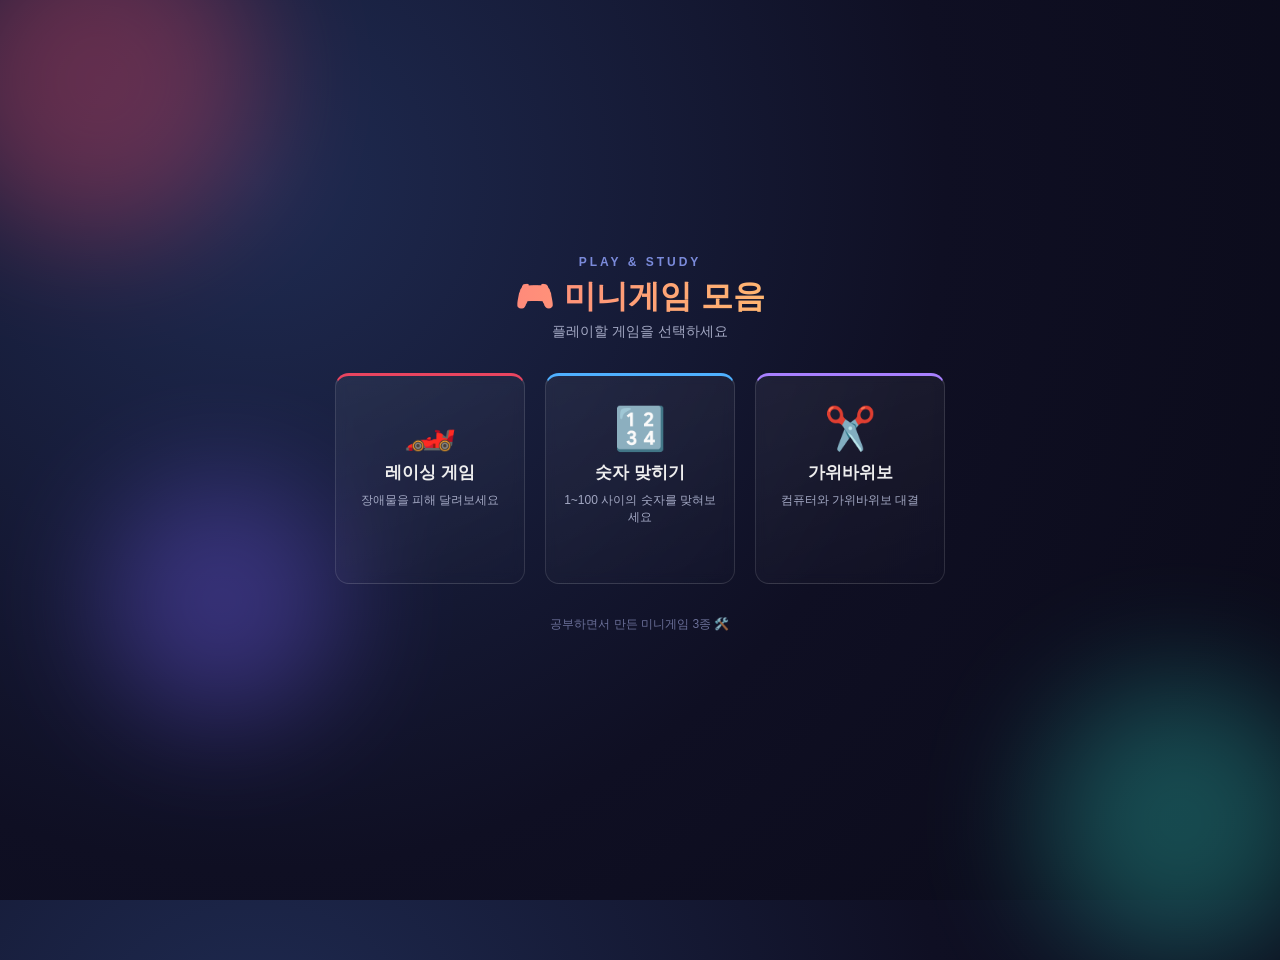
<file: index.html>
<!DOCTYPE html>
<html lang="ko">
<head>
  <meta charset="UTF-8" />
  <title>미니게임 모음</title>
  <link rel="stylesheet" href="style.css" />
</head>
<body>
  <div class="bg-blob blob-a"></div>
  <div class="bg-blob blob-b"></div>
  <div class="bg-blob blob-c"></div>

  <div class="menu-wrap">
    <p class="eyebrow">PLAY &amp; STUDY</p>
    <h1>🎮 미니게임 모음</h1>
    <p class="subtitle">플레이할 게임을 선택하세요</p>

    <div class="card-list">
      <a class="card accent-racing" href="racing_game/index.html">
        <span class="icon">🏎️</span>
        <span class="title">레이싱 게임</span>
        <span class="desc">장애물을 피해 달려보세요</span>
        <span class="play">플레이 →</span>
      </a>
      <a class="card accent-number" href="number_game/index.html">
        <span class="icon">🔢</span>
        <span class="title">숫자 맞히기</span>
        <span class="desc">1~100 사이의 숫자를 맞혀보세요</span>
        <span class="play">플레이 →</span>
      </a>
      <a class="card accent-rps" href="rps_game/index.html">
        <span class="icon">✂️</span>
        <span class="title">가위바위보</span>
        <span class="desc">컴퓨터와 가위바위보 대결</span>
        <span class="play">플레이 →</span>
      </a>
    </div>

    <p class="footer">공부하면서 만든 미니게임 3종 🛠️</p>
  </div>
</body>
</html>
</file>
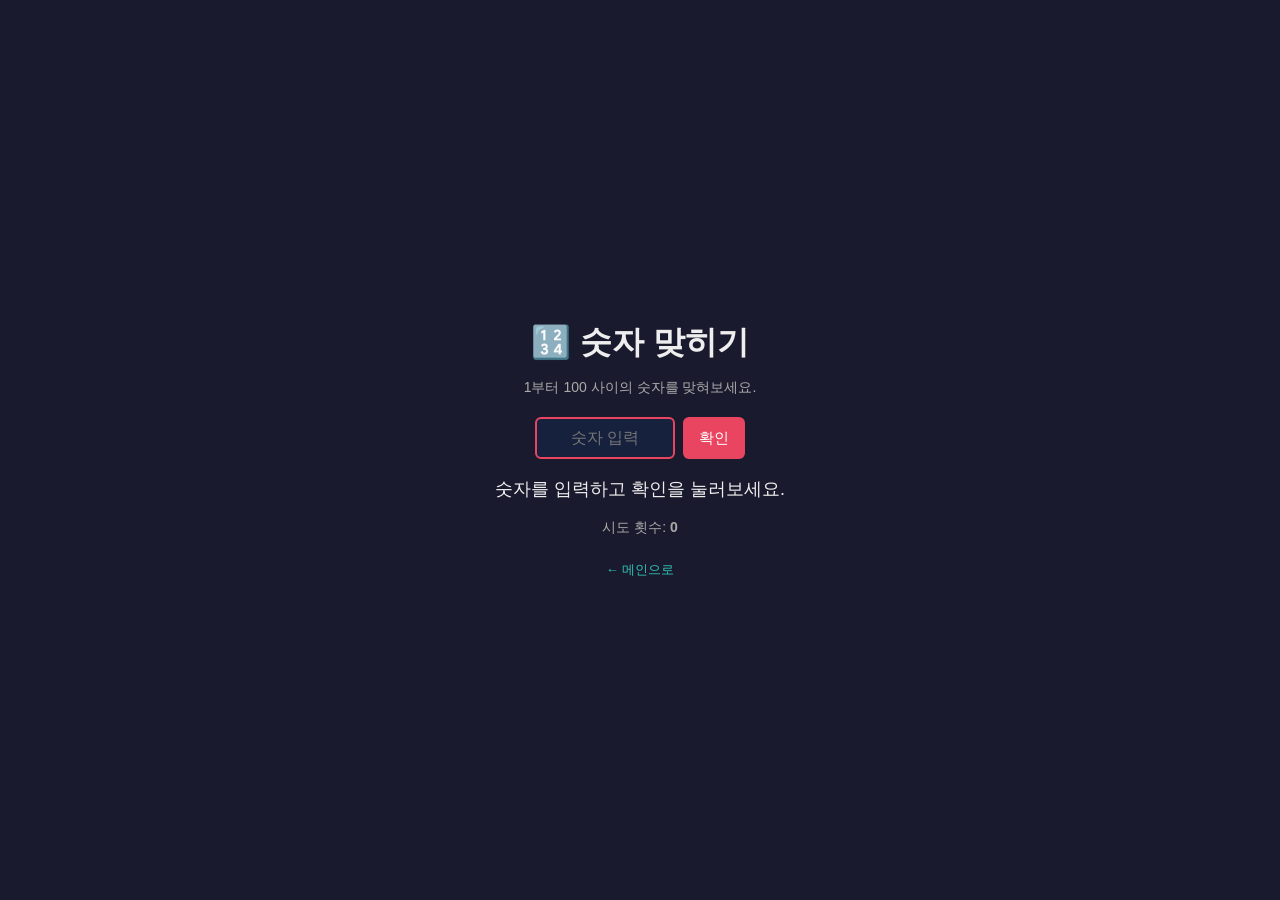
<file: number_game/index.html>
<!DOCTYPE html>
<html lang="ko">
<head>
  <meta charset="UTF-8" />
  <title>숫자 맞히기 게임</title>
  <link rel="stylesheet" href="style.css" />
</head>
<body>
  <div class="game-wrap">
    <h1>🔢 숫자 맞히기</h1>
    <p class="hint">1부터 100 사이의 숫자를 맞혀보세요.</p>
    <div class="input-row">
      <input type="text" id="guessInput" placeholder="숫자 입력" autofocus />
      <button id="guessBtn">확인</button>
    </div>
    <p id="message" class="message">숫자를 입력하고 확인을 눌러보세요.</p>
    <p class="tries">시도 횟수: <b id="tries">0</b></p>
    <button id="restartBtn" class="hidden">다시 시작</button>
    <a class="back-link" href="../index.html">← 메인으로</a>
  </div>
  <script src="script.js"></script>
</body>
</html>
</file>
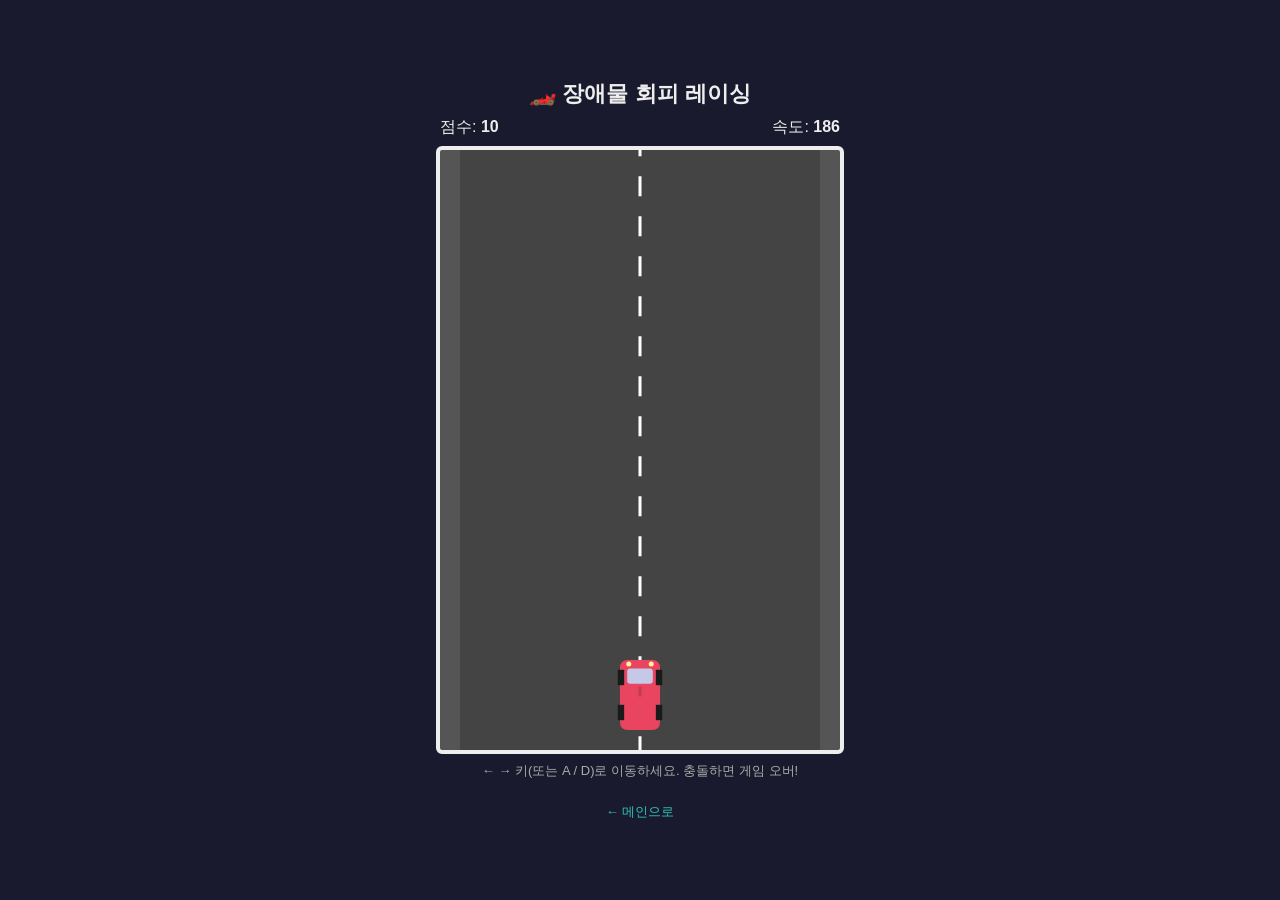
<file: racing_game/index.html>
<!DOCTYPE html>
<html lang="ko">
<head>
  <meta charset="UTF-8" />
  <title>장애물 회피 레이싱 게임</title>
  <link rel="stylesheet" href="style.css" />
</head>
<body>
  <div class="game-wrap">
    <h1>🏎️ 장애물 회피 레이싱</h1>
    <div class="hud">
      <span>점수: <b id="score">0</b></span>
      <span>속도: <b id="speed">0</b></span>
    </div>
    <canvas id="gameCanvas" width="400" height="600"></canvas>
    <p class="hint">← → 키(또는 A / D)로 이동하세요. 충돌하면 게임 오버!</p>
    <a class="back-link" href="../index.html">← 메인으로</a>
    <div id="overlay" class="overlay hidden">
      <p id="overlayText">게임 오버</p>
      <button id="restartBtn">다시 시작 (Space)</button>
    </div>
  </div>
  <script src="script.js"></script>
</body>
</html>
</file>
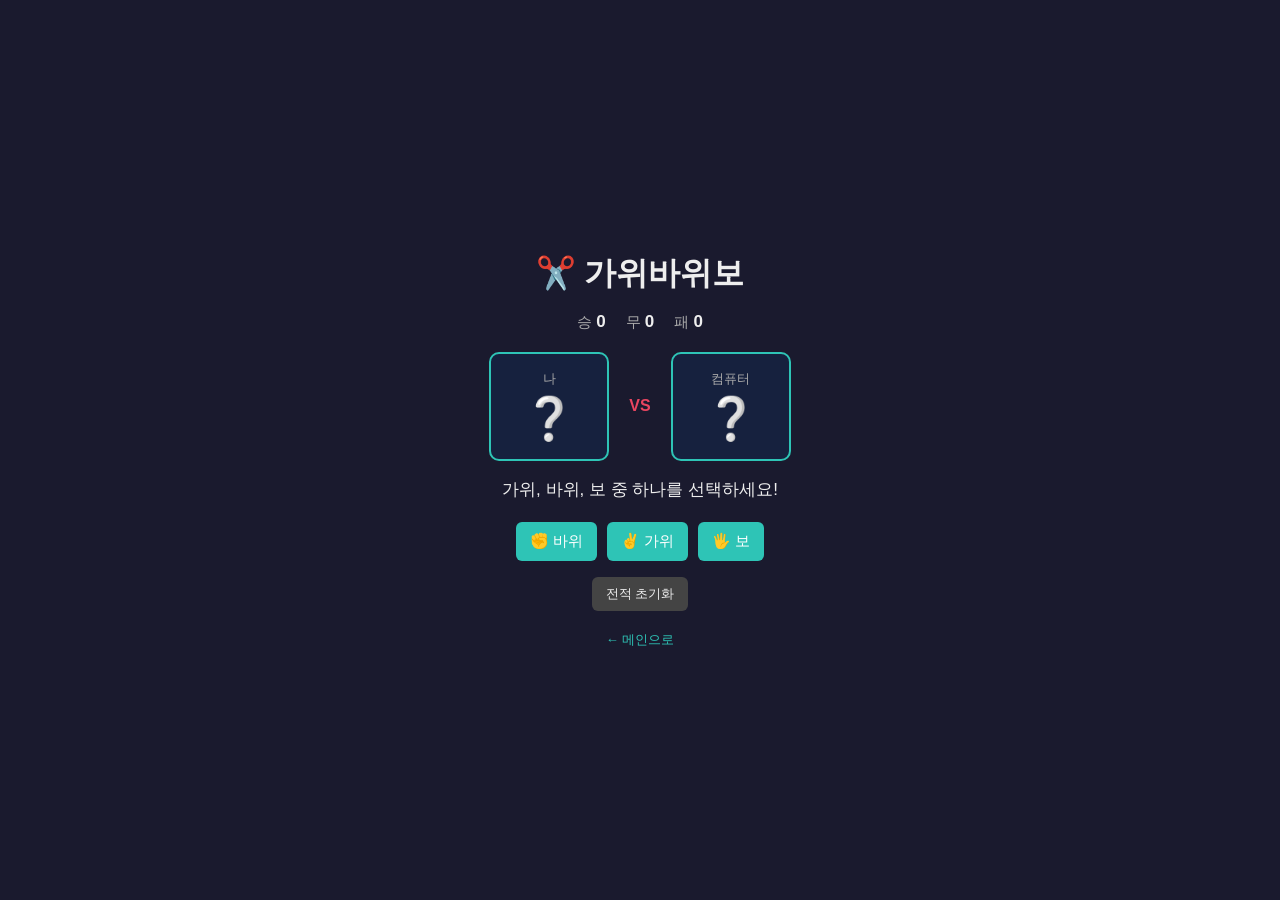
<file: rps_game/index.html>
<!DOCTYPE html>
<html lang="ko">
<head>
  <meta charset="UTF-8" />
  <title>가위바위보 게임</title>
  <link rel="stylesheet" href="style.css" />
</head>
<body>
  <div class="game-wrap">
    <h1>✂️ 가위바위보</h1>

    <div class="score-row">
      <span>승 <b id="winCount">0</b></span>
      <span>무 <b id="drawCount">0</b></span>
      <span>패 <b id="loseCount">0</b></span>
    </div>

    <div class="battle-row">
      <div class="battle-box">
        <span class="label">나</span>
        <span id="playerHand" class="hand">❔</span>
      </div>
      <span class="vs">VS</span>
      <div class="battle-box">
        <span class="label">컴퓨터</span>
        <span id="computerHand" class="hand">❔</span>
      </div>
    </div>

    <p id="resultMessage" class="result-message">가위, 바위, 보 중 하나를 선택하세요!</p>

    <div class="choice-row">
      <button class="choice-btn" data-choice="rock">✊ 바위</button>
      <button class="choice-btn" data-choice="scissors">✌️ 가위</button>
      <button class="choice-btn" data-choice="paper">🖐️ 보</button>
    </div>

    <button id="resetBtn">전적 초기화</button>
    <a class="back-link" href="../index.html">← 메인으로</a>
  </div>
  <script src="script.js"></script>
</body>
</html>
</file>
<file: style.css>
* {
  box-sizing: border-box;
}

body {
  margin: 0;
  min-height: 100vh;
  display: flex;
  align-items: center;
  justify-content: center;
  background: radial-gradient(circle at 20% 20%, #1f2b52 0%, #0f0f23 55%, #0a0a18 100%);
  color: #eee;
  font-family: "Segoe UI", sans-serif;
  overflow: hidden;
  position: relative;
}

/* 배경에 은은하게 떠다니는 그라데이션 블롭 */
.bg-blob {
  position: absolute;
  border-radius: 50%;
  filter: blur(60px);
  opacity: 0.35;
  z-index: 0;
  animation: float 12s ease-in-out infinite;
}

.blob-a {
  width: 320px;
  height: 320px;
  top: -80px;
  left: -60px;
  background: #e94560;
  animation-delay: 0s;
}

.blob-b {
  width: 280px;
  height: 280px;
  bottom: -60px;
  right: -40px;
  background: #2ec4b6;
  animation-delay: 2s;
}

.blob-c {
  width: 240px;
  height: 240px;
  bottom: 20%;
  left: 8%;
  background: #7b61ff;
  animation-delay: 4s;
}

@keyframes float {
  0%, 100% {
    transform: translate(0, 0) scale(1);
  }
  50% {
    transform: translate(20px, -30px) scale(1.08);
  }
}

.menu-wrap {
  position: relative;
  z-index: 1;
  text-align: center;
  padding: 20px;
}

.eyebrow {
  margin: 0 0 6px;
  font-size: 12px;
  letter-spacing: 3px;
  color: #7b8bdb;
  font-weight: 600;
}

h1 {
  margin: 0 0 4px;
  font-size: 32px;
  background: linear-gradient(90deg, #ff6b81, #ffd56b);
  -webkit-background-clip: text;
  background-clip: text;
  color: transparent;
}

.subtitle {
  margin: 0 0 32px;
  color: #a3a8c3;
  font-size: 14px;
}

.card-list {
  display: flex;
  gap: 20px;
  flex-wrap: wrap;
  justify-content: center;
}

.card {
  --accent: #2ec4b6;
  width: 190px;
  padding: 28px 18px;
  background: linear-gradient(160deg, rgba(255, 255, 255, 0.06), rgba(255, 255, 255, 0.01));
  backdrop-filter: blur(6px);
  border: 1px solid rgba(255, 255, 255, 0.12);
  border-top: 3px solid var(--accent);
  border-radius: 14px;
  text-decoration: none;
  color: #eee;
  display: flex;
  flex-direction: column;
  align-items: center;
  gap: 8px;
  transition: transform 0.2s ease, box-shadow 0.2s ease, border-color 0.2s ease;
  animation: fadeInUp 0.5s ease both;
}

.card:nth-child(1) { animation-delay: 0.05s; }
.card:nth-child(2) { animation-delay: 0.15s; }
.card:nth-child(3) { animation-delay: 0.25s; }

@keyframes fadeInUp {
  from {
    opacity: 0;
    transform: translateY(16px);
  }
  to {
    opacity: 1;
    transform: translateY(0);
  }
}

.card:hover {
  transform: translateY(-8px) scale(1.03);
  box-shadow: 0 12px 28px -8px var(--accent);
  border-color: var(--accent);
}

.card.accent-racing { --accent: #e94560; }
.card.accent-number { --accent: #4fb0ff; }
.card.accent-rps { --accent: #a880ff; }

.card .icon {
  font-size: 42px;
  transition: transform 0.2s ease;
}

.card:hover .icon {
  transform: scale(1.15) rotate(-4deg);
}

.card .title {
  font-size: 17px;
  font-weight: bold;
}

.card .desc {
  font-size: 12px;
  color: #a3a8c3;
  min-height: 32px;
}

.card .play {
  margin-top: 4px;
  font-size: 12px;
  font-weight: 600;
  color: var(--accent);
  opacity: 0;
  transform: translateY(4px);
  transition: opacity 0.2s ease, transform 0.2s ease;
}

.card:hover .play {
  opacity: 1;
  transform: translateY(0);
}

.footer {
  margin-top: 32px;
  font-size: 12px;
  color: #6b7099;
}
</file>
<file: number_game/style.css>
* {
  box-sizing: border-box;
}

body {
  margin: 0;
  min-height: 100vh;
  display: flex;
  align-items: center;
  justify-content: center;
  background: #1a1a2e;
  color: #eee;
  font-family: "Segoe UI", sans-serif;
}

.game-wrap {
  text-align: center;
  width: 360px;
}

h1 {
  margin: 0 0 8px;
}

.hint {
  color: #aaa;
  font-size: 14px;
  margin-bottom: 20px;
}

.input-row {
  display: flex;
  gap: 8px;
  justify-content: center;
  margin-bottom: 16px;
}

#guessInput {
  width: 140px;
  padding: 10px;
  font-size: 16px;
  border: 2px solid #2ec4b6;
  border-radius: 6px;
  background: #16213e;
  color: #eee;
  text-align: center;
}

#guessInput:focus {
  outline: none;
  border-color: #e94560;
}

button {
  padding: 10px 16px;
  font-size: 15px;
  border: none;
  border-radius: 6px;
  background: #e94560;
  color: #fff;
  cursor: pointer;
}

button:hover {
  background: #ff5b7a;
}

.message {
  font-size: 18px;
  min-height: 28px;
  margin-bottom: 8px;
}

.tries {
  color: #aaa;
  font-size: 14px;
  margin-bottom: 16px;
}

#restartBtn {
  margin-bottom: 16px;
}

.hidden {
  display: none;
}

.back-link {
  display: inline-block;
  margin-top: 8px;
  color: #2ec4b6;
  text-decoration: none;
  font-size: 13px;
}

.back-link:hover {
  text-decoration: underline;
}
</file>
<file: racing_game/style.css>
* {
  box-sizing: border-box;
}

body {
  margin: 0;
  min-height: 100vh;
  display: flex;
  align-items: center;
  justify-content: center;
  background: #1a1a2e;
  color: #eee;
  font-family: "Segoe UI", sans-serif;
}

.game-wrap {
  text-align: center;
}

h1 {
  margin: 0 0 8px;
  font-size: 22px;
}

.hud {
  display: flex;
  justify-content: space-between;
  width: 400px;
  margin: 0 auto 8px;
  font-size: 16px;
}

canvas {
  background: #555;
  border: 4px solid #eee;
  border-radius: 6px;
  display: block;
}

.hint {
  margin-top: 8px;
  font-size: 13px;
  color: #aaa;
}

.back-link {
  display: inline-block;
  margin-top: 10px;
  color: #2ec4b6;
  text-decoration: none;
  font-size: 13px;
}

.back-link:hover {
  text-decoration: underline;
}

.overlay {
  position: fixed;
  inset: 0;
  background: rgba(0, 0, 0, 0.75);
  display: flex;
  flex-direction: column;
  align-items: center;
  justify-content: center;
  gap: 16px;
}

.overlay.hidden {
  display: none;
}

.overlay p {
  font-size: 28px;
  font-weight: bold;
}

.overlay button {
  padding: 10px 20px;
  font-size: 16px;
  border: none;
  border-radius: 6px;
  background: #e94560;
  color: #fff;
  cursor: pointer;
}

.overlay button:hover {
  background: #ff5b7a;
}
</file>
<file: rps_game/style.css>
* {
  box-sizing: border-box;
}

body {
  margin: 0;
  min-height: 100vh;
  display: flex;
  align-items: center;
  justify-content: center;
  background: #1a1a2e;
  color: #eee;
  font-family: "Segoe UI", sans-serif;
}

.game-wrap {
  text-align: center;
  width: 380px;
}

h1 {
  margin: 0 0 16px;
}

.score-row {
  display: flex;
  justify-content: center;
  gap: 20px;
  font-size: 15px;
  color: #aaa;
  margin-bottom: 20px;
}

.score-row b {
  color: #eee;
  font-size: 17px;
}

.battle-row {
  display: flex;
  align-items: center;
  justify-content: center;
  gap: 20px;
  margin-bottom: 12px;
}

.battle-box {
  width: 120px;
  padding: 16px 8px;
  background: #16213e;
  border: 2px solid #2ec4b6;
  border-radius: 10px;
  display: flex;
  flex-direction: column;
  align-items: center;
  gap: 6px;
}

.battle-box .label {
  font-size: 13px;
  color: #aaa;
}

.hand {
  font-size: 42px;
}

.vs {
  font-weight: bold;
  color: #e94560;
}

.result-message {
  font-size: 17px;
  min-height: 26px;
  margin-bottom: 18px;
}

.choice-row {
  display: flex;
  gap: 10px;
  justify-content: center;
  margin-bottom: 16px;
}

.choice-btn {
  padding: 10px 14px;
  font-size: 15px;
  border: none;
  border-radius: 6px;
  background: #2ec4b6;
  color: #fff;
  cursor: pointer;
}

.choice-btn:hover {
  background: #3fdcce;
}

#resetBtn {
  padding: 8px 14px;
  font-size: 13px;
  border: none;
  border-radius: 6px;
  background: #444;
  color: #eee;
  cursor: pointer;
  margin-bottom: 12px;
}

#resetBtn:hover {
  background: #555;
}

.back-link {
  display: block;
  margin-top: 8px;
  color: #2ec4b6;
  text-decoration: none;
  font-size: 13px;
}

.back-link:hover {
  text-decoration: underline;
}
</file>
